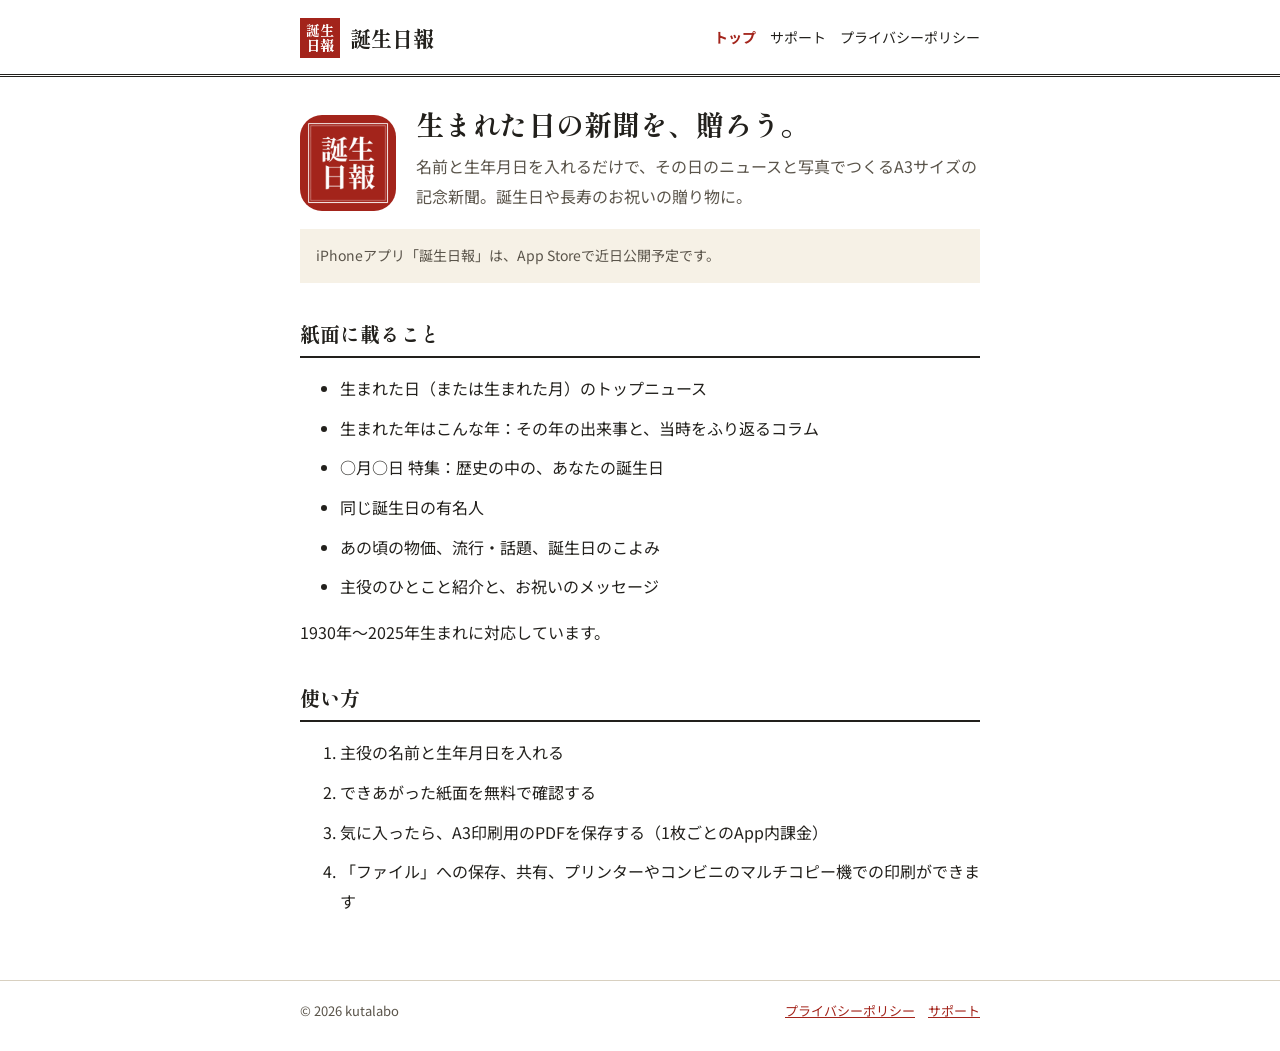
<file: index.html>
<!doctype html>
<html lang="ja">
<head>
<meta charset="utf-8">
<meta name="viewport" content="width=device-width, initial-scale=1">
<title>誕生日報 — 生まれた日の記念新聞</title>
<meta name="description" content="名前と生年月日を入れるだけで、生まれた日のニュースと写真でつくるA3の記念新聞アプリ。">
<link rel="icon" href="favicon.png">
<link rel="apple-touch-icon" href="apple-touch-icon.png">
<link rel="preconnect" href="https://fonts.googleapis.com">
<link rel="preconnect" href="https://fonts.gstatic.com" crossorigin>
<link href="https://fonts.googleapis.com/css2?family=Shippori+Mincho+B1:wght@700;800&family=Noto+Sans+JP:wght@400;700&display=swap" rel="stylesheet">
<link rel="stylesheet" href="style.css">
</head>
<body>
<header><div class="wrap">
<a class="brand" href="./"><span class="daiji">誕生<br>日報</span><b>誕生日報</b></a>
<nav aria-label="サイト内"><a href="./" aria-current="page">トップ</a><a href="support.html">サポート</a><a href="privacy.html">プライバシーポリシー</a></nav>
</div></header>
<main><div class="wrap">
<div class="hero">
<img src="icon.png" alt="誕生日報のアイコン" width="96" height="96">
<div>
<h1>生まれた日の新聞を、贈ろう。</h1>
<p class="lead">名前と生年月日を入れるだけで、その日のニュースと写真でつくるA3サイズの記念新聞。誕生日や長寿のお祝いの贈り物に。</p>
</div>
</div>
<p class="note">iPhoneアプリ「誕生日報」は、App Storeで近日公開予定です。</p>

<h2>紙面に載ること</h2>
<ul>
<li>生まれた日（または生まれた月）のトップニュース</li>
<li>生まれた年はこんな年：その年の出来事と、当時をふり返るコラム</li>
<li>○月○日 特集：歴史の中の、あなたの誕生日</li>
<li>同じ誕生日の有名人</li>
<li>あの頃の物価、流行・話題、誕生日のこよみ</li>
<li>主役のひとこと紹介と、お祝いのメッセージ</li>
</ul>
<p>1930年〜2025年生まれに対応しています。</p>

<h2>使い方</h2>
<ol>
<li>主役の名前と生年月日を入れる</li>
<li>できあがった紙面を無料で確認する</li>
<li>気に入ったら、A3印刷用のPDFを保存する（1枚ごとのApp内課金）</li>
<li>「ファイル」への保存、共有、プリンターやコンビニのマルチコピー機での印刷ができます</li>
</ol>
</div></main>
<footer><div class="wrap"><span>© 2026 kutalabo</span><span><a href="privacy.html">プライバシーポリシー</a>　<a href="support.html">サポート</a></span></div></footer>
</body>
</html>
</file>
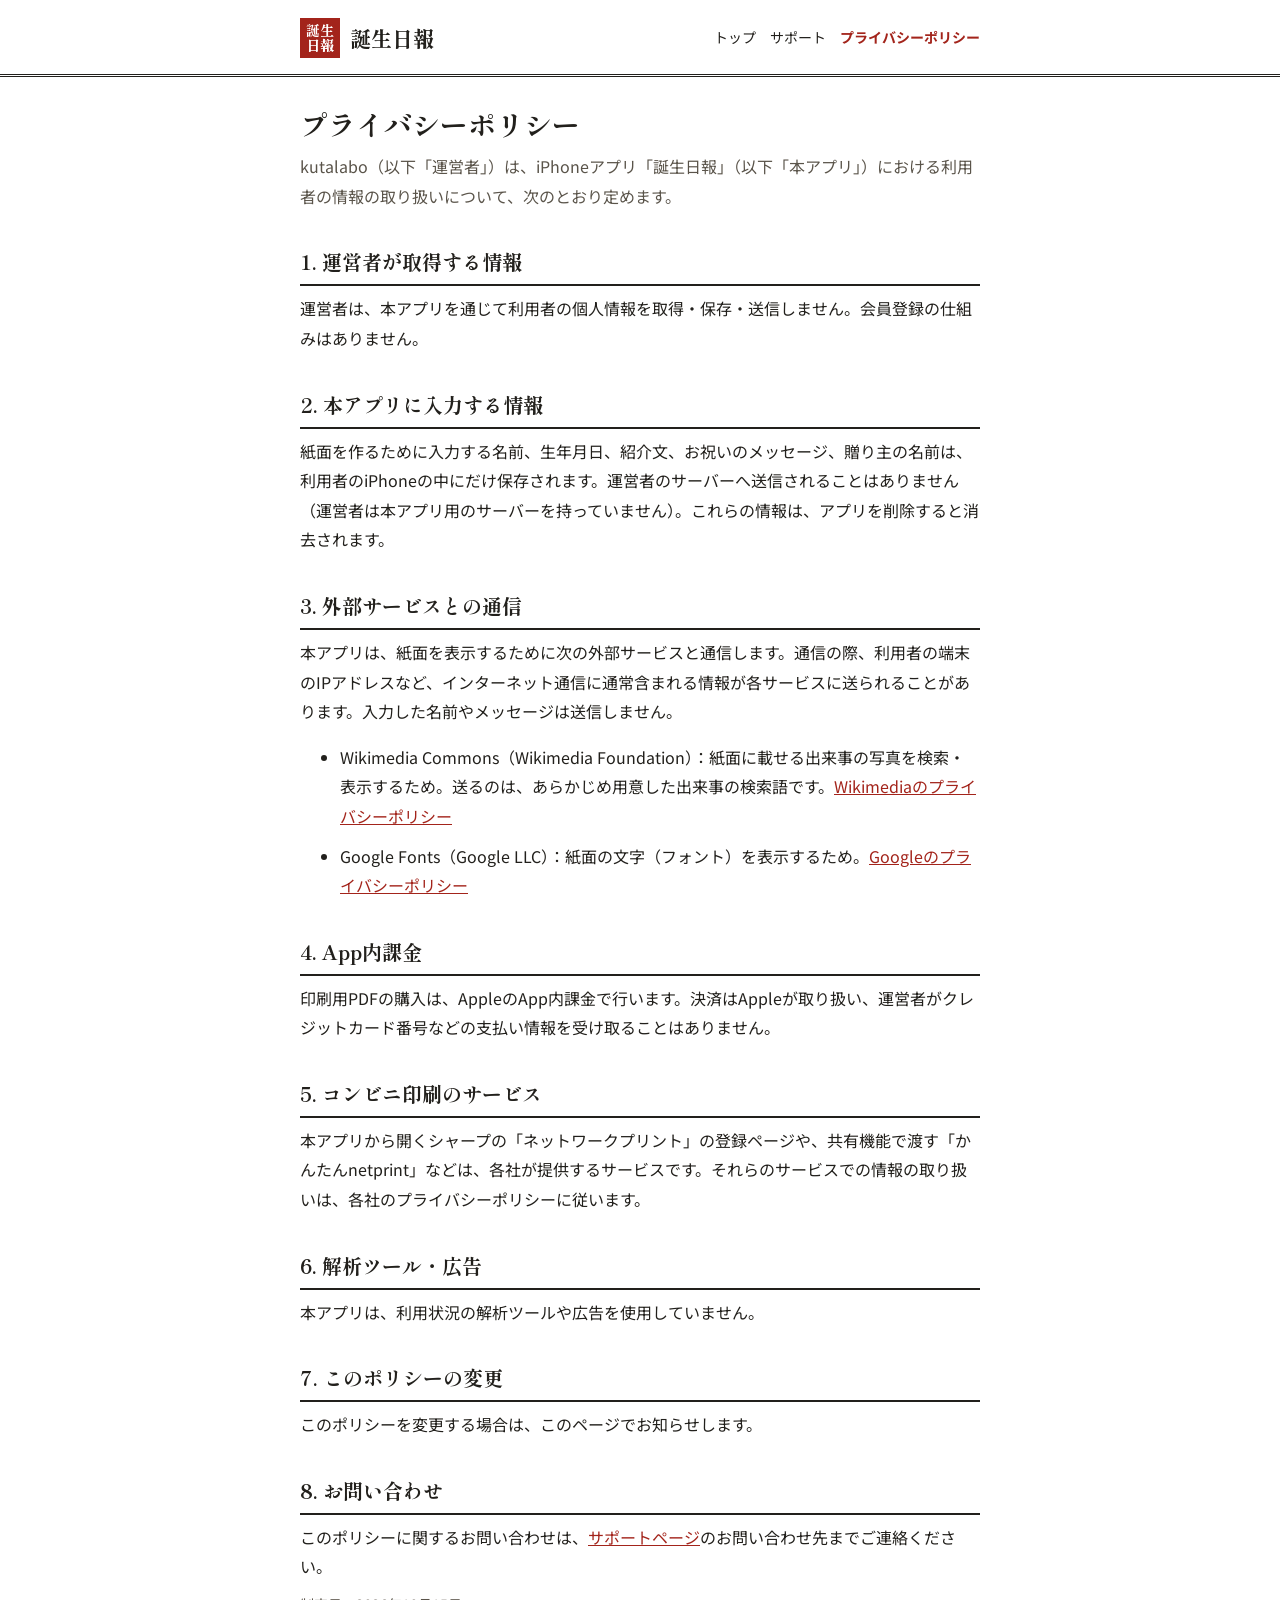
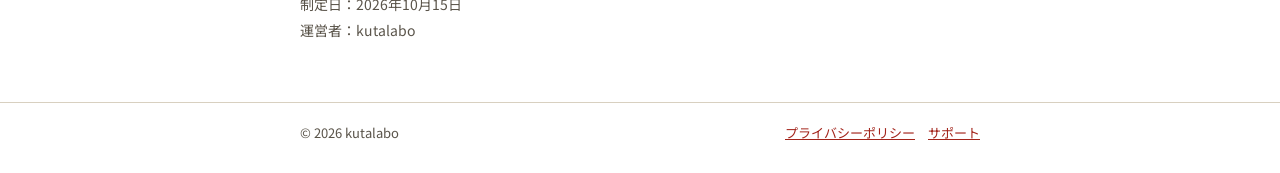
<file: privacy.html>
<!doctype html>
<html lang="ja">
<head>
<meta charset="utf-8">
<meta name="viewport" content="width=device-width, initial-scale=1">
<title>プライバシーポリシー — 誕生日報</title>
<meta name="description" content="誕生日報のプライバシーポリシー。">
<link rel="icon" href="favicon.png">
<link rel="apple-touch-icon" href="apple-touch-icon.png">
<link rel="preconnect" href="https://fonts.googleapis.com">
<link rel="preconnect" href="https://fonts.gstatic.com" crossorigin>
<link href="https://fonts.googleapis.com/css2?family=Shippori+Mincho+B1:wght@700;800&family=Noto+Sans+JP:wght@400;700&display=swap" rel="stylesheet">
<link rel="stylesheet" href="style.css">
</head>
<body>
<header><div class="wrap">
<a class="brand" href="./"><span class="daiji">誕生<br>日報</span><b>誕生日報</b></a>
<nav aria-label="サイト内"><a href="./">トップ</a><a href="support.html">サポート</a><a href="privacy.html" aria-current="page">プライバシーポリシー</a></nav>
</div></header>
<main><div class="wrap">
<h1>プライバシーポリシー</h1>
<p class="lead">kutalabo（以下「運営者」）は、iPhoneアプリ「誕生日報」（以下「本アプリ」）における利用者の情報の取り扱いについて、次のとおり定めます。</p>

<h2>1. 運営者が取得する情報</h2>
<p>運営者は、本アプリを通じて利用者の個人情報を取得・保存・送信しません。会員登録の仕組みはありません。</p>

<h2>2. 本アプリに入力する情報</h2>
<p>紙面を作るために入力する名前、生年月日、紹介文、お祝いのメッセージ、贈り主の名前は、利用者のiPhoneの中にだけ保存されます。運営者のサーバーへ送信されることはありません（運営者は本アプリ用のサーバーを持っていません）。これらの情報は、アプリを削除すると消去されます。</p>

<h2>3. 外部サービスとの通信</h2>
<p>本アプリは、紙面を表示するために次の外部サービスと通信します。通信の際、利用者の端末のIPアドレスなど、インターネット通信に通常含まれる情報が各サービスに送られることがあります。入力した名前やメッセージは送信しません。</p>
<ul>
<li>Wikimedia Commons（Wikimedia Foundation）：紙面に載せる出来事の写真を検索・表示するため。送るのは、あらかじめ用意した出来事の検索語です。<a href="https://foundation.wikimedia.org/wiki/Policy:Privacy_policy">Wikimediaのプライバシーポリシー</a></li>
<li>Google Fonts（Google LLC）：紙面の文字（フォント）を表示するため。<a href="https://policies.google.com/privacy">Googleのプライバシーポリシー</a></li>
</ul>

<h2>4. App内課金</h2>
<p>印刷用PDFの購入は、AppleのApp内課金で行います。決済はAppleが取り扱い、運営者がクレジットカード番号などの支払い情報を受け取ることはありません。</p>

<h2>5. コンビニ印刷のサービス</h2>
<p>本アプリから開くシャープの「ネットワークプリント」の登録ページや、共有機能で渡す「かんたんnetprint」などは、各社が提供するサービスです。それらのサービスでの情報の取り扱いは、各社のプライバシーポリシーに従います。</p>

<h2>6. 解析ツール・広告</h2>
<p>本アプリは、利用状況の解析ツールや広告を使用していません。</p>

<h2>7. このポリシーの変更</h2>
<p>このポリシーを変更する場合は、このページでお知らせします。</p>

<h2>8. お問い合わせ</h2>
<p>このポリシーに関するお問い合わせは、<a href="support.html">サポートページ</a>のお問い合わせ先までご連絡ください。</p>

<p class="meta">制定日：2026年10月15日<br>運営者：kutalabo</p>
</div></main>
<footer><div class="wrap"><span>© 2026 kutalabo</span><span><a href="privacy.html">プライバシーポリシー</a>　<a href="support.html">サポート</a></span></div></footer>
</body>
</html>
</file>
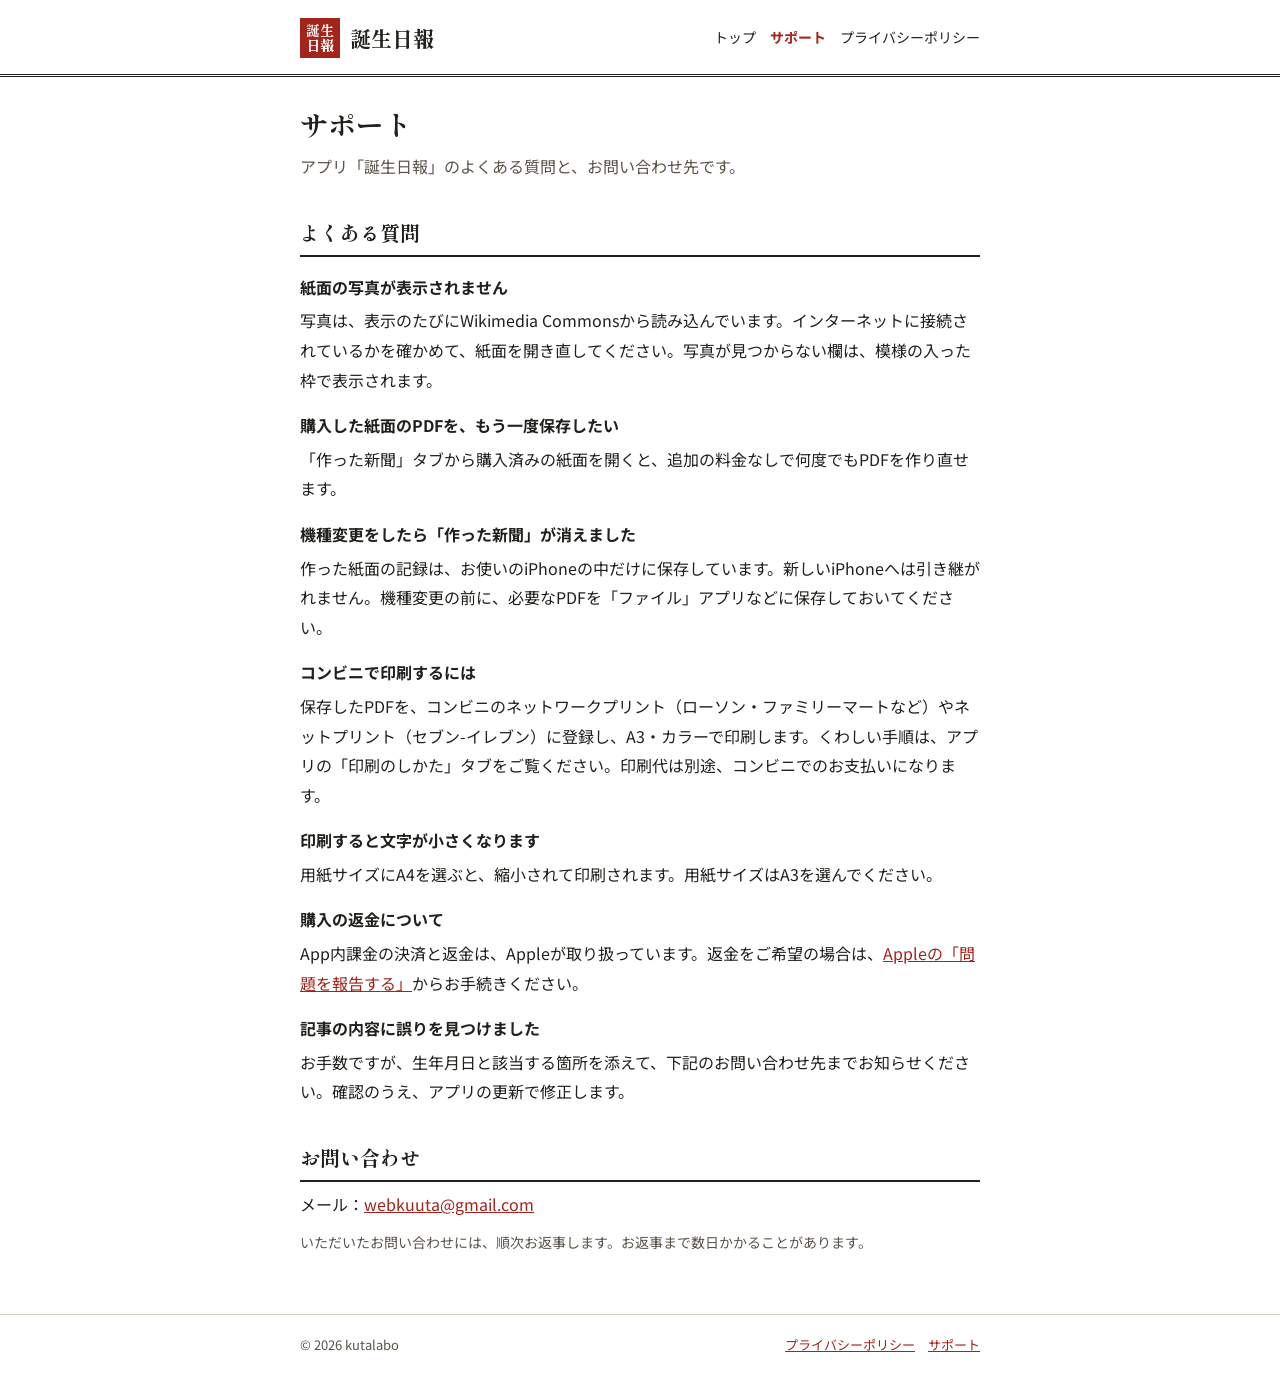
<file: support.html>
<!doctype html>
<html lang="ja">
<head>
<meta charset="utf-8">
<meta name="viewport" content="width=device-width, initial-scale=1">
<title>サポート — 誕生日報</title>
<meta name="description" content="誕生日報のよくある質問とお問い合わせ先。">
<link rel="icon" href="favicon.png">
<link rel="apple-touch-icon" href="apple-touch-icon.png">
<link rel="preconnect" href="https://fonts.googleapis.com">
<link rel="preconnect" href="https://fonts.gstatic.com" crossorigin>
<link href="https://fonts.googleapis.com/css2?family=Shippori+Mincho+B1:wght@700;800&family=Noto+Sans+JP:wght@400;700&display=swap" rel="stylesheet">
<link rel="stylesheet" href="style.css">
</head>
<body>
<header><div class="wrap">
<a class="brand" href="./"><span class="daiji">誕生<br>日報</span><b>誕生日報</b></a>
<nav aria-label="サイト内"><a href="./">トップ</a><a href="support.html" aria-current="page">サポート</a><a href="privacy.html">プライバシーポリシー</a></nav>
</div></header>
<main><div class="wrap">
<h1>サポート</h1>
<p class="lead">アプリ「誕生日報」のよくある質問と、お問い合わせ先です。</p>

<h2>よくある質問</h2>
<dl>
<dt>紙面の写真が表示されません</dt>
<dd>写真は、表示のたびにWikimedia Commonsから読み込んでいます。インターネットに接続されているかを確かめて、紙面を開き直してください。写真が見つからない欄は、模様の入った枠で表示されます。</dd>

<dt>購入した紙面のPDFを、もう一度保存したい</dt>
<dd>「作った新聞」タブから購入済みの紙面を開くと、追加の料金なしで何度でもPDFを作り直せます。</dd>

<dt>機種変更をしたら「作った新聞」が消えました</dt>
<dd>作った紙面の記録は、お使いのiPhoneの中だけに保存しています。新しいiPhoneへは引き継がれません。機種変更の前に、必要なPDFを「ファイル」アプリなどに保存しておいてください。</dd>

<dt>コンビニで印刷するには</dt>
<dd>保存したPDFを、コンビニのネットワークプリント（ローソン・ファミリーマートなど）やネットプリント（セブン-イレブン）に登録し、A3・カラーで印刷します。くわしい手順は、アプリの「印刷のしかた」タブをご覧ください。印刷代は別途、コンビニでのお支払いになります。</dd>

<dt>印刷すると文字が小さくなります</dt>
<dd>用紙サイズにA4を選ぶと、縮小されて印刷されます。用紙サイズはA3を選んでください。</dd>

<dt>購入の返金について</dt>
<dd>App内課金の決済と返金は、Appleが取り扱っています。返金をご希望の場合は、<a href="https://reportaproblem.apple.com/">Appleの「問題を報告する」</a>からお手続きください。</dd>

<dt>記事の内容に誤りを見つけました</dt>
<dd>お手数ですが、生年月日と該当する箇所を添えて、下記のお問い合わせ先までお知らせください。確認のうえ、アプリの更新で修正します。</dd>
</dl>

<h2>お問い合わせ</h2>
<p>メール：<a href="mailto:webkuuta@gmail.com">webkuuta@gmail.com</a></p>
<p class="meta">いただいたお問い合わせには、順次お返事します。お返事まで数日かかることがあります。</p>
</div></main>
<footer><div class="wrap"><span>© 2026 kutalabo</span><span><a href="privacy.html">プライバシーポリシー</a>　<a href="support.html">サポート</a></span></div></footer>
</body>
</html>
</file>
<file: style.css>
:root{--ink:#22201C;--sub:#5A544A;--accent:#A3241B;--rule:#D8D0C0;--ground:#F6F1E6}
*{box-sizing:border-box}
html{-webkit-text-size-adjust:100%}
body{margin:0;background:#fff;color:var(--ink);font-family:'Noto Sans JP',system-ui,-apple-system,sans-serif;line-height:1.85;font-size:16px}
a{color:var(--accent)}a:hover{color:#7d1b14}
.wrap{max-width:720px;margin:0 auto;padding:0 20px}
header{border-bottom:3px double var(--ink)}
header .wrap{display:flex;align-items:center;justify-content:space-between;gap:12px;padding-top:16px;padding-bottom:14px}
.brand{display:flex;align-items:center;gap:10px;text-decoration:none;color:var(--ink)}
.daiji{background:var(--accent);color:#fff;font-family:'Shippori Mincho B1',serif;font-weight:800;font-size:14px;line-height:1.05;padding:5px 6px;text-align:center}
.brand b{font-family:'Shippori Mincho B1',serif;font-size:21px}
nav{display:flex;flex-wrap:wrap;gap:4px 14px;font-size:14px}
nav a{color:var(--ink);text-decoration:none;min-height:44px;display:inline-flex;align-items:center}
nav a[aria-current]{color:var(--accent);font-weight:700}
main{padding:28px 0 48px}
h1{font-family:'Shippori Mincho B1',serif;font-size:28px;line-height:1.4;margin:0 0 8px}
h2{font-family:'Shippori Mincho B1',serif;font-size:20px;margin:32px 0 8px;padding-bottom:4px;border-bottom:2px solid var(--ink)}
h3{font-size:16px;margin:20px 0 4px}
p,li{margin:0 0 10px}
.lead{color:var(--sub)}
.hero{display:flex;gap:20px;align-items:center;margin-bottom:8px}
.hero img{width:96px;height:96px;border-radius:22px;flex:none}
.badge{display:inline-block;margin-top:8px;padding:10px 18px;background:var(--ink);color:#fff;text-decoration:none;font-weight:700;border-radius:8px}
.note{background:var(--ground);padding:14px 16px;font-size:14px;color:var(--sub)}
.meta{font-size:14px;color:var(--sub)}
dl{margin:0}dt{font-weight:700;margin-top:16px}dd{margin:4px 0 0}
footer{border-top:1px solid var(--rule);padding:18px 0 28px;font-size:13px;color:var(--sub)}
footer .wrap{display:flex;flex-wrap:wrap;gap:6px 16px;justify-content:space-between}
@media (max-width:520px){h1{font-size:23px}.hero{flex-direction:column;align-items:flex-start}header .wrap{flex-direction:column;align-items:flex-start;gap:4px}}
</file>
